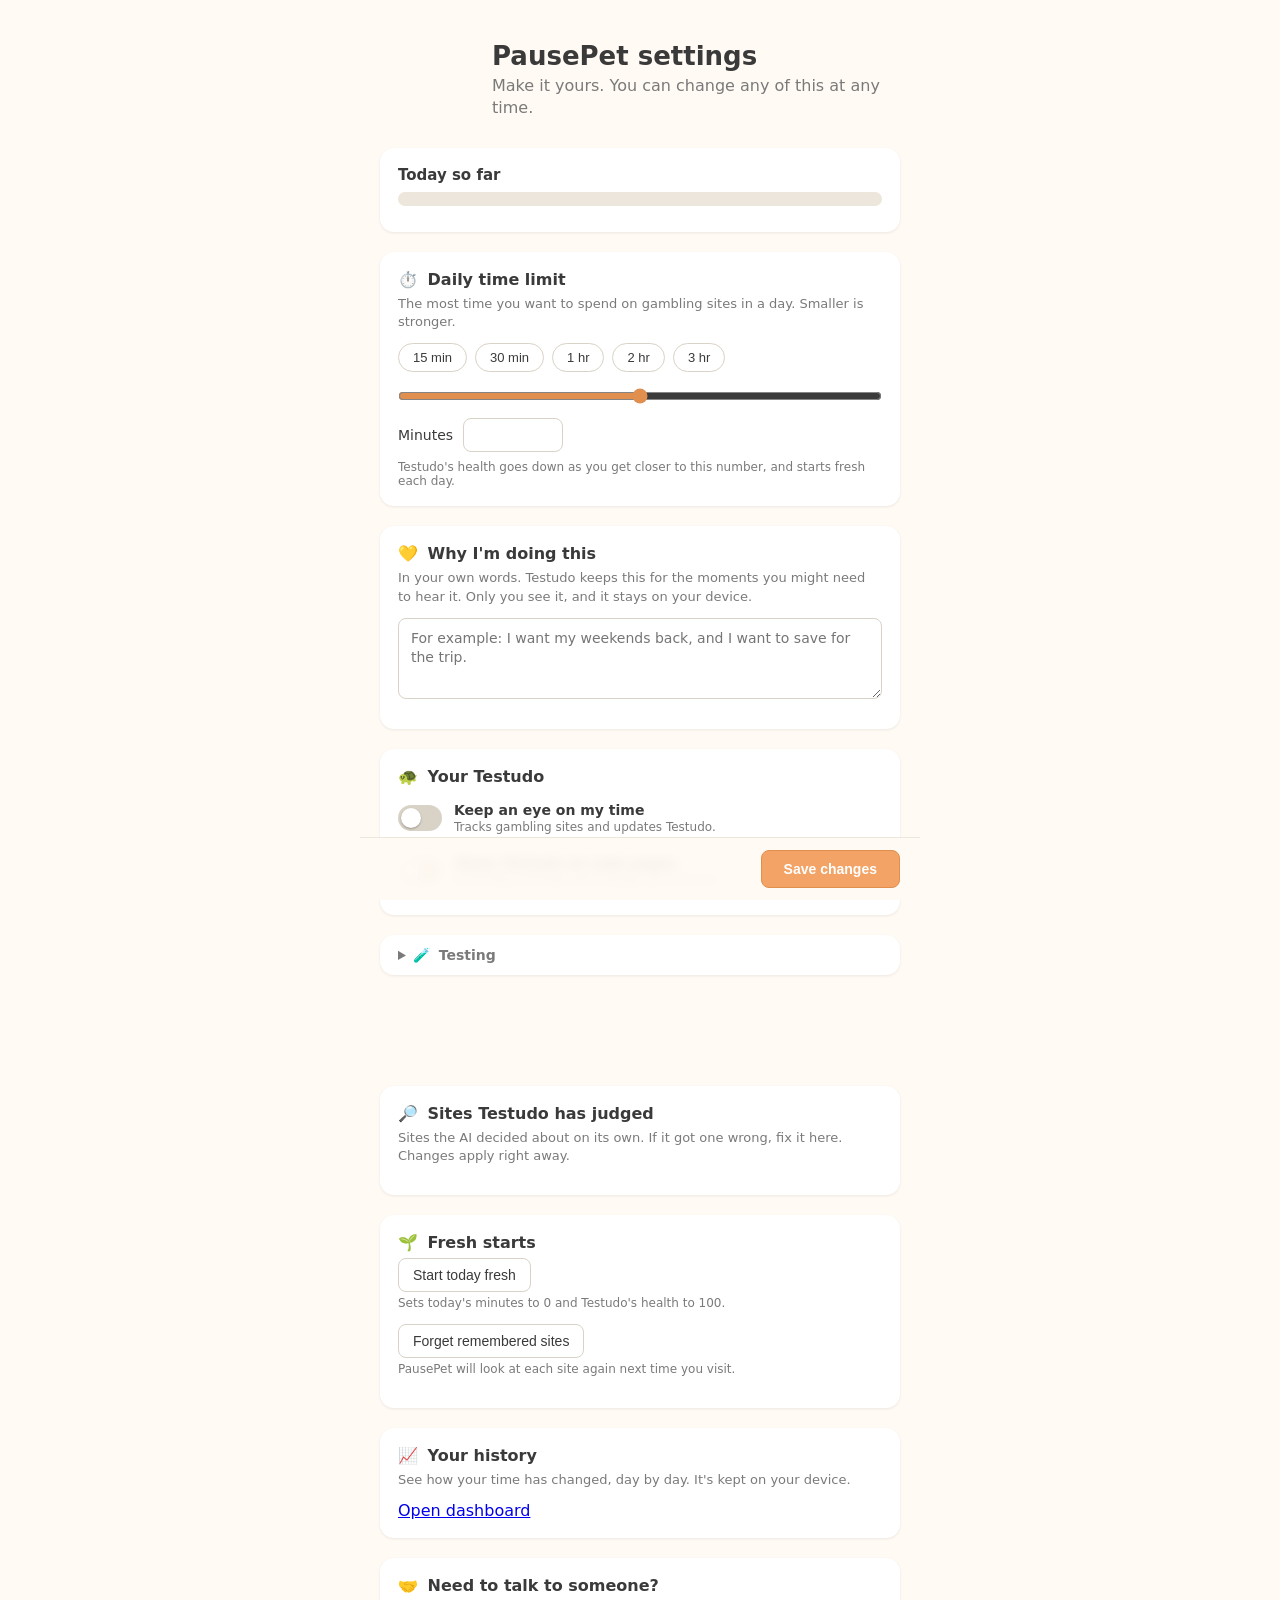
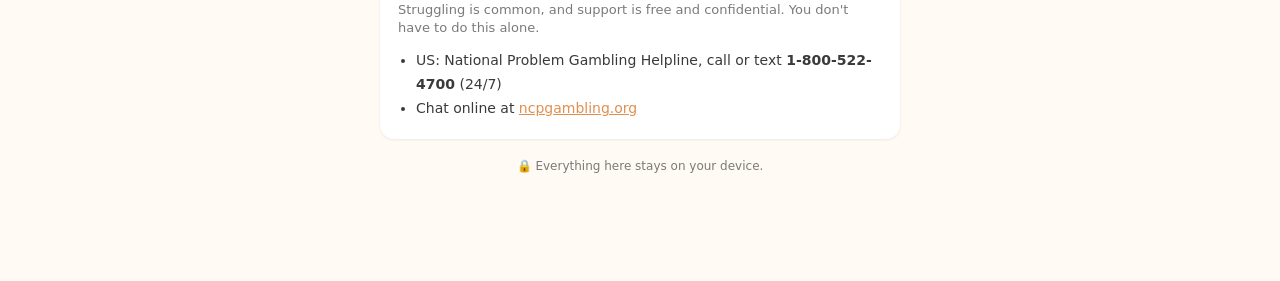
<file: options.html>
<!DOCTYPE html>
<html lang="en">
<head>
  <meta charset="utf-8" />
  <meta name="viewport" content="width=device-width, initial-scale=1" />
  <title>PausePet Settings</title>
  <link rel="stylesheet" href="options.css" />
</head>
<body>
  <main>
    <header class="hero">
      <div id="heroPet" class="hero-pet"></div>
      <div class="hero-text">
        <h1>PausePet settings</h1>
        <p id="heroMessage" class="lead">Make it yours. You can change any of this at any time.</p>
      </div>
    </header>

    <section class="today" aria-label="Today so far">
      <div class="today-top">
        <span class="today-title">Today so far <span id="demoBadge" class="demo-badge" hidden>DEMO</span></span>
        <span id="todayText" class="today-num"></span>
      </div>
      <div class="bar" role="progressbar" aria-label="Testudo's health" aria-valuemin="0" aria-valuemax="100">
        <div id="todayFill" class="fill"></div>
      </div>
      <p id="todayHint" class="hint"></p>
    </section>

    <form id="form">
      <section>
        <h2><span class="ico" aria-hidden="true">⏱️</span> Daily time limit</h2>
        <p class="sub">The most time you want to spend on gambling sites in a day. Smaller is stronger.</p>

        <div class="presets" role="group" aria-label="Quick picks">
          <button type="button" class="chip" data-minutes="15">15 min</button>
          <button type="button" class="chip" data-minutes="30">30 min</button>
          <button type="button" class="chip" data-minutes="60">1 hr</button>
          <button type="button" class="chip" data-minutes="120">2 hr</button>
          <button type="button" class="chip" data-minutes="180">3 hr</button>
        </div>

        <input id="budgetRange" class="range" type="range" min="10" max="360" step="5" aria-label="Daily limit slider" />

        <div class="row">
          <label for="budget" class="inline">Minutes</label>
          <input id="budget" type="number" min="10" max="1440" step="5" required />
          <span id="budgetHint" class="hint"></span>
        </div>

        <p id="limitNudge" class="nudge" hidden></p>
        <p class="hint">Testudo's health goes down as you get closer to this number, and starts fresh each day.</p>
      </section>

      <section>
        <h2><span class="ico" aria-hidden="true">💛</span> Why I'm doing this</h2>
        <p class="sub">In your own words. Testudo keeps this for the moments you might need to hear it. Only you see it, and it stays on your device.</p>
        <label for="reason" class="sr-only">Your reason</label>
        <textarea id="reason" rows="3" maxlength="280" placeholder="For example: I want my weekends back, and I want to save for the trip."></textarea>
        <p id="reasonCount" class="hint"></p>
      </section>

      <section>
        <h2><span class="ico" aria-hidden="true">🐢</span> Your Testudo</h2>
        <label class="switch">
          <input id="enabled" type="checkbox" />
          <span class="track" aria-hidden="true"></span>
          <span class="switch-text"><strong>Keep an eye on my time</strong><small>Tracks gambling sites and updates Testudo.</small></span>
        </label>
        <label class="switch">
          <input id="showPet" type="checkbox" />
          <span class="track" aria-hidden="true"></span>
          <span class="switch-text"><strong>Show Testudo on web pages</strong><small>A friendly reminder that follows you around.</small></span>
        </label>
      </section>

      <section class="dev">
        <details>
          <summary><span class="ico" aria-hidden="true">🧪</span> Testing</summary>
          <label class="switch">
            <input id="demoMode" type="checkbox" />
            <span class="track" aria-hidden="true"></span>
            <span class="switch-text"><strong id="demoLabel">Demo mode</strong></span>
          </label>
        </details>
      </section>

      <div class="actions">
        <span id="status" class="status" role="status" aria-live="polite"></span>
        <button type="submit" class="primary">Save changes</button>
      </div>
    </form>

    <section class="sites">
      <h2><span class="ico" aria-hidden="true">🔎</span> Sites Testudo has judged</h2>
      <p class="sub">Sites the AI decided about on its own. If it got one wrong, fix it here. Changes apply right away.</p>
      <ul id="siteList" class="site-list"></ul>
      <p id="siteEmpty" class="hint" hidden>Nothing here yet. Sites show up after Testudo has looked at them.</p>
    </section>

    <section class="tools">
      <h2><span class="ico" aria-hidden="true">🌱</span> Fresh starts</h2>
      <div class="tool">
        <button type="button" id="resetToday">Start today fresh</button>
        <span class="hint">Sets today's minutes to 0 and Testudo's health to 100.</span>
      </div>
      <div class="tool">
        <button type="button" id="clearCache">Forget remembered sites</button>
        <span class="hint">PausePet will look at each site again next time you visit.</span>
      </div>
    </section>

    <section class="history">
      <h2><span class="ico" aria-hidden="true">📈</span> Your history</h2>
      <p class="sub">See how your time has changed, day by day. It's kept on your device.</p>
      <a id="openDashboard" target="_blank" rel="noopener">Open dashboard</a>
    </section>

    <section class="help">
      <h2><span class="ico" aria-hidden="true">🤝</span> Need to talk to someone?</h2>
      <p class="sub">Struggling is common, and support is free and confidential. You don't have to do this alone.</p>
      <ul>
        <li>US: National Problem Gambling Helpline, call or text <strong>1-800-522-4700</strong> (24/7)</li>
        <li>Chat online at <a href="https://www.ncpgambling.org/help-treatment/chat/" target="_blank" rel="noopener">ncpgambling.org</a></li>
      </ul>
    </section>

    <p class="privacy">🔒 Everything here stays on your device.</p>
  </main>
  <script src="pet.js"></script>
  <script type="module" src="options.js"></script>
</body>
</html>
</file>
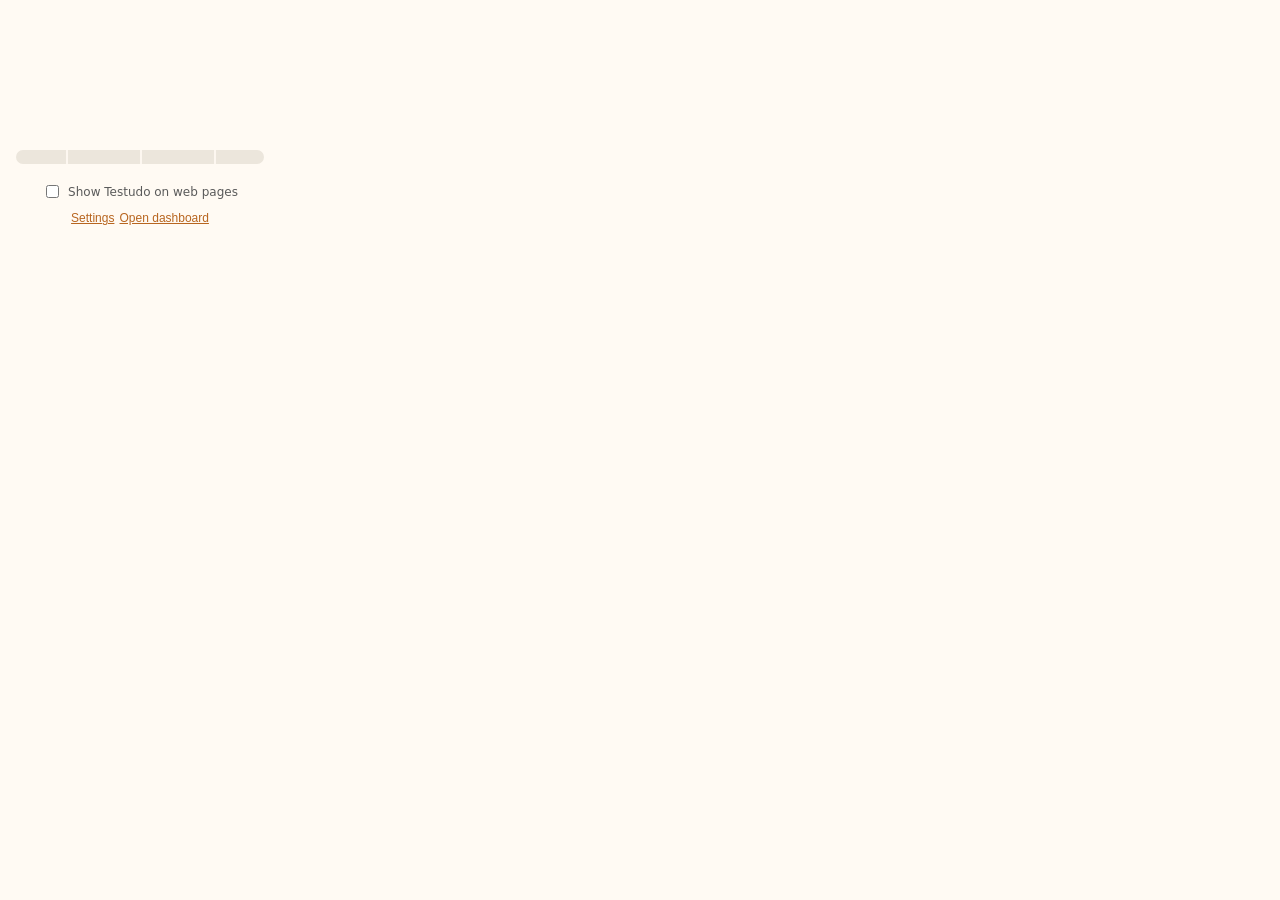
<file: popup.html>
<!DOCTYPE html>
<html lang="en">
<head>
  <meta charset="utf-8" />
  <title>PausePet</title>
  <link rel="stylesheet" href="popup.css" />
</head>
<body>
  <main>
    <p id="demoTag" class="demo-tag" hidden></p>
    <div id="pet" class="pet"></div>
    <p id="message" class="message"></p>

    <div class="bar" aria-label="Pet health">
      <div id="fill" class="fill"></div>
      <span class="mark" style="left: 20%"></span>
      <span class="mark" style="left: 50%"></span>
      <span class="mark" style="left: 80%"></span>
    </div>
    <div class="bar-labels">
      <span id="healthText"></span>
      <span id="stageLabel"></span>
    </div>

    <p id="today" class="small"></p>

    <label class="toggle">
      <input type="checkbox" id="showPet" />
      Show Testudo on web pages
    </label>

    <button id="openSettings" class="link" type="button">Settings</button>
    <button id="openDashboard" class="link" type="button">Open dashboard</button>
  </main>
  <script src="pet.js"></script>
  <script type="module" src="popup.js"></script>
</body>
</html>
</file>
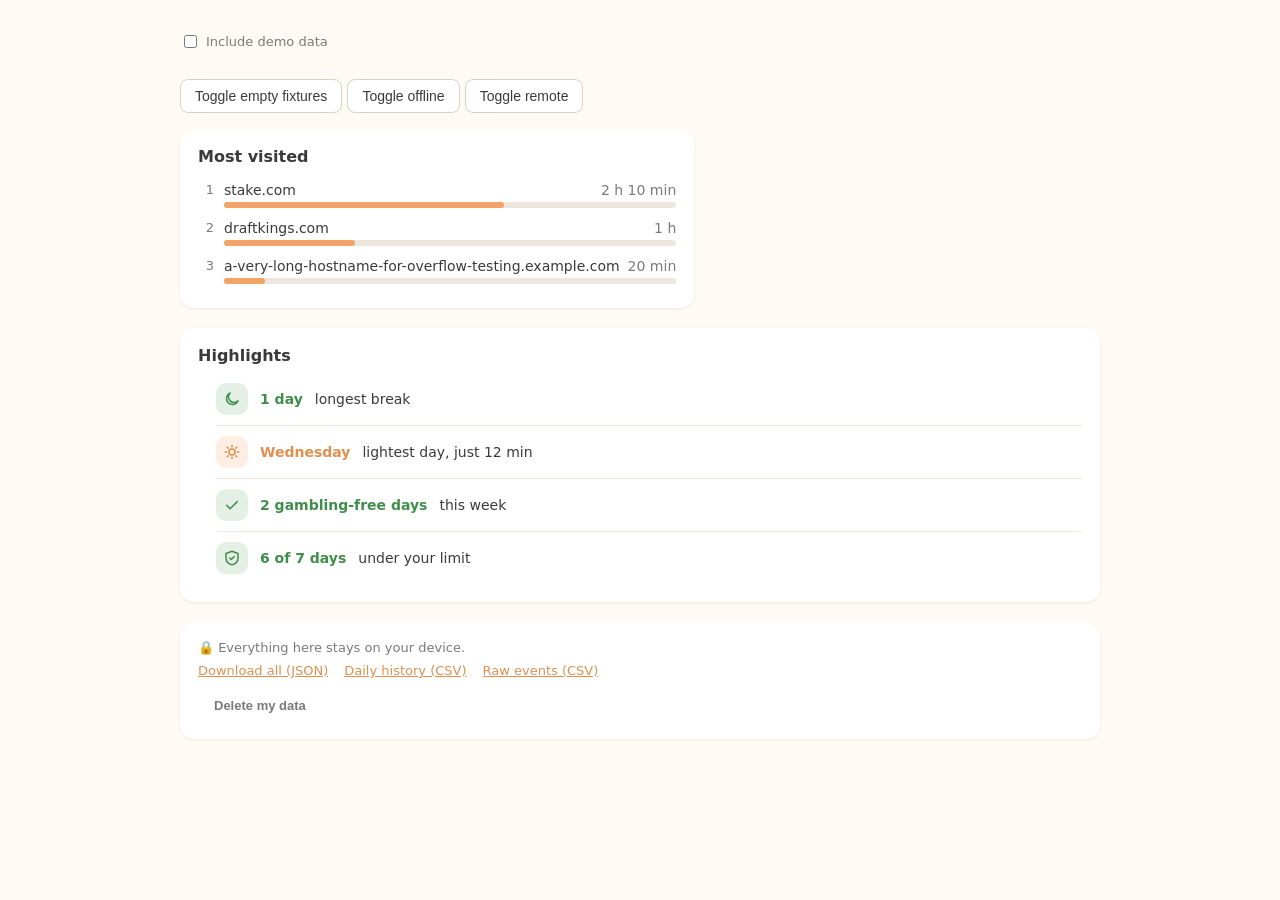
<file: dashboard/dev-cards.html>
<!DOCTYPE html>
<html lang="en">
<head>
  <meta charset="utf-8">
  <meta name="viewport" content="width=device-width, initial-scale=1">
  <title>Cards dev page</title>
  <link rel="stylesheet" href="../extension/options.css">
  <link rel="stylesheet" href="cards.css">
  <style>main { max-width: 960px; } .two { display: grid; grid-template-columns: 1fr 1fr; gap: 20px; } @media (max-width: 640px) { .two { grid-template-columns: 1fr; } }</style>
</head>
<body>
  <main>
    <div id="banner" hidden></div>
    <div id="demo-toggle" hidden></div>
    <div id="empty" hidden></div>
    <p><button id="flipEmpty">Toggle empty fixtures</button> <button id="flipOffline">Toggle offline</button> <button id="flipRemote">Toggle remote</button></p>
    <div class="two">
      <section id="sites"></section>
    </div>
    <section id="highlights"></section>
    <section id="footer"></section>
  </main>
  <script type="module">
    import { renderSites } from "./sites.js";
    import { renderHighlights } from "./highlights.js";
    import { renderFooter } from "./footer.js";
    import { setOfflineBanner, renderEmpty, clearEmpty, startOfflinePoll, startAutoRefresh, renderDemoToggle } from "./states.js";

    const $ = (id) => document.getElementById(id);
    const full = {
      sites: { total_minutes: 210, sites: [
        { hostname: "stake.com", minutes: 130, share: 0.62, sessions: 4, source: "domain" },
        { hostname: "draftkings.com", minutes: 60, share: 0.29, sessions: 2, source: "domain" },
        { hostname: "a-very-long-hostname-for-overflow-testing.example.com", minutes: 20, share: 0.09, sessions: 1, source: "gemma" } ] },
      summary: { range: "week", counted_days: 7, highlights: { longest_break_days: 1, best_day: { date: "2026-10-21", minutes: 12 }, clean_days: 2, under_limit_days: 6 } },
    };
    const empty = {
      sites: { total_minutes: 0, sites: [] },
      summary: { range: "month", counted_days: 0, highlights: { longest_break_days: 0, best_day: null, clean_days: 0, under_limit_days: 0 } },
    };
    let isEmpty = false, offline = false, remote = false;
    function draw() {
      const f = isEmpty ? empty : full;
      renderSites($("sites"), f.sites, { range: f.summary.range });
      renderHighlights($("highlights"), f.summary);
      renderFooter($("footer"), { deployment: remote ? "remote" : "local" }, { onDelete: async () => { console.log("delete"); } });
      isEmpty ? renderEmpty($("empty")) : clearEmpty($("empty"));
      setOfflineBanner($("banner"), offline);
    }
    $("flipEmpty").onclick = () => { isEmpty = !isEmpty; draw(); };
    $("flipOffline").onclick = () => { offline = !offline; draw(); };
    $("flipRemote").onclick = () => { remote = !remote; draw(); };
    renderDemoToggle($("demo-toggle"), true, (on) => console.log("include demo", on));
    startOfflinePoll(async () => true, () => console.log("back online"));
    startAutoRefresh(async () => console.log("refresh"), 60000);
    draw();
  </script>
</body>
</html>
</file>
<file: options.css>
:root {
  --bg: #fffaf3;
  --card: #fff;
  --text: #3a3a3a;
  --muted: #7a7a7a;
  --line: #d9d2c6;
  --track: #ece6dc;
  --accent: #f2a365;
  --accent-dark: #e08f4f;
  --good: #3f8f4a;
  --warn-bg: #fff3e0;
  --warn-text: #8a4b0f;
  --shadow: 0 1px 3px rgba(0, 0, 0, 0.08);
}

@media (prefers-color-scheme: dark) {
  :root {
    --bg: #1d1b18;
    --card: #28251f;
    --text: #ece7de;
    --muted: #a39d92;
    --line: #4a443a;
    --track: #3a352c;
    --good: #6cc277;
    --warn-bg: #3a2c19;
    --warn-text: #f2c48d;
    --shadow: 0 1px 3px rgba(0, 0, 0, 0.5);
  }
}

* { box-sizing: border-box; }

body {
  margin: 0;
  font-family: -apple-system, system-ui, sans-serif;
  background: var(--bg);
  color: var(--text);
}

main {
  max-width: 560px;
  margin: 0 auto;
  padding: 32px 20px 96px;
}

h1 { margin: 0 0 4px; font-size: 26px; }
h2 { margin: 0 0 6px; font-size: 16px; }

.ico { margin-right: 4px; }

.lead { margin: 0; color: var(--muted); line-height: 1.4; }
.sub { margin: 0 0 12px; font-size: 13px; color: var(--muted); line-height: 1.4; }

/* Hero */
.hero {
  display: flex;
  align-items: center;
  gap: 16px;
  margin-bottom: 20px;
}

.hero-pet {
  flex: none;
  width: 96px;
  height: 96px;
  animation: bob 2.4s ease-in-out infinite;
}

.hero-pet.asleep { animation-duration: 4s; }
.hero-pet svg { width: 100%; height: 100%; }

@keyframes bob {
  0%, 100% { transform: translateY(0); }
  50% { transform: translateY(-4px); }
}

/* Cards */
section {
  margin-bottom: 20px;
  padding: 18px;
  border-radius: 14px;
  background: var(--card);
  box-shadow: var(--shadow);
}

label { display: block; margin-bottom: 6px; font-size: 14px; }
label.inline { display: inline; margin: 0; }

/* Today card */
.today-top {
  display: flex;
  justify-content: space-between;
  align-items: baseline;
  margin-bottom: 8px;
}

.today-title { font-weight: 600; font-size: 15px; }
.today-num { font-size: 13px; color: var(--muted); }

.bar {
  height: 14px;
  border-radius: 7px;
  background: var(--track);
  overflow: hidden;
}

.fill {
  height: 100%;
  width: 100%;
  border-radius: 7px;
  transition: width 0.4s ease, background 0.4s ease;
}

/* Inputs */
.row { display: flex; align-items: center; gap: 10px; }

input[type="number"] {
  width: 100px;
  padding: 8px 10px;
  border: 1px solid var(--line);
  border-radius: 8px;
  background: var(--card);
  color: inherit;
  font-size: 14px;
}

textarea {
  width: 100%;
  padding: 10px 12px;
  border: 1px solid var(--line);
  border-radius: 8px;
  background: var(--card);
  color: inherit;
  font: inherit;
  font-size: 14px;
  line-height: 1.4;
  resize: vertical;
}

.sr-only {
  position: absolute;
  width: 1px;
  height: 1px;
  overflow: hidden;
  clip: rect(0 0 0 0);
  white-space: nowrap;
}

input:focus-visible,
textarea:focus-visible,
button:focus-visible,
.switch input:focus-visible + .track,
summary:focus-visible {
  outline: 3px solid color-mix(in srgb, var(--accent) 55%, transparent);
  outline-offset: 2px;
}

.hint { margin: 8px 0 0; font-size: 12px; color: var(--muted); }
.row .hint { margin: 0; }

/* Range slider */
.range {
  width: 100%;
  margin: 4px 0 14px;
  accent-color: var(--accent-dark);
}

/* Chips */
.presets { display: flex; flex-wrap: wrap; gap: 8px; }
.presets { margin-bottom: 12px; }

.chip {
  padding: 6px 14px;
  border-radius: 999px;
  font-size: 13px;
}

.chip[aria-pressed="true"] {
  border-color: var(--accent-dark);
  background: var(--accent);
  color: #fff;
  font-weight: 600;
}

/* Nudge shown when the limit is raised */
.nudge {
  margin: 12px 0 0;
  padding: 10px 12px;
  border-radius: 10px;
  background: var(--warn-bg);
  color: var(--warn-text);
  font-size: 13px;
  line-height: 1.4;
}

/* Toggle switches */
.switch {
  display: flex;
  align-items: center;
  gap: 12px;
  margin: 0;
  padding: 10px 0;
  cursor: pointer;
}

.switch + .switch { border-top: 1px solid var(--track); }

.switch input {
  position: absolute;
  opacity: 0;
  width: 1px;
  height: 1px;
}

.track {
  position: relative;
  flex: none;
  width: 44px;
  height: 26px;
  border-radius: 13px;
  background: var(--line);
  transition: background 0.2s;
}

.track::after {
  content: "";
  position: absolute;
  top: 3px;
  left: 3px;
  width: 20px;
  height: 20px;
  border-radius: 50%;
  background: #fff;
  box-shadow: 0 1px 2px rgba(0, 0, 0, 0.3);
  transition: transform 0.2s;
}

.switch input:checked + .track { background: var(--good); }
.switch input:checked + .track::after { transform: translateX(18px); }

.switch-text { display: flex; flex-direction: column; gap: 2px; font-size: 14px; }
.switch-text small { font-size: 12px; color: var(--muted); }

/* Testing */
.dev { padding: 12px 18px; }
.dev summary { cursor: pointer; font-weight: 600; font-size: 14px; color: var(--muted); }

/* Buttons */
button {
  padding: 8px 14px;
  border: 1px solid var(--line);
  border-radius: 8px;
  background: var(--card);
  color: inherit;
  font-size: 14px;
  cursor: pointer;
  transition: background 0.15s, transform 0.05s;
}

button:hover { background: var(--track); }
button:active { transform: translateY(1px); }

button.primary {
  padding: 10px 22px;
  border-color: var(--accent-dark);
  background: var(--accent);
  color: #fff;
  font-weight: 600;
}

button.primary:hover { background: var(--accent-dark); }

/* Sticky save bar */
.actions {
  position: sticky;
  bottom: 0;
  z-index: 1;
  display: flex;
  justify-content: flex-end;
  align-items: center;
  gap: 14px;
  margin: 0 -20px 28px;
  padding: 12px 20px;
  background: color-mix(in srgb, var(--bg) 92%, transparent);
  backdrop-filter: blur(6px);
  border-top: 1px solid var(--track);
}

.status { font-size: 13px; color: var(--good); }

.tool {
  display: flex;
  flex-direction: column;
  align-items: flex-start;
  gap: 4px;
  margin-bottom: 14px;
}

.tool .hint { margin: 0; }

/* Help */
.help ul { margin: 0; padding-left: 18px; font-size: 14px; line-height: 1.7; }
.help a { color: var(--accent-dark); }

.privacy { text-align: center; font-size: 12px; color: var(--muted); }

@media (prefers-reduced-motion: reduce) {
  .hero-pet { animation: none; }
  .fill, .track, .track::after { transition: none; }
}

.demo-badge {
  margin-left: 6px;
  padding: 2px 6px;
  border-radius: 4px;
  background: #3a3a3a;
  color: #ffd520;
  font-size: 10px;
  font-weight: 700;
  letter-spacing: 0.04em;
  vertical-align: middle;
}

.demo-badge[hidden] { display: none; }

/* Judged sites */
.site-list { margin: 0; padding: 0; list-style: none; }

.site-list li {
  display: flex;
  align-items: center;
  gap: 10px;
  padding: 10px 0;
}

.site-list li + li { border-top: 1px solid var(--track); }

.site-name { flex: 1; min-width: 0; overflow-wrap: anywhere; font-size: 14px; }

.site-tag {
  flex: none;
  padding: 2px 8px;
  border-radius: 999px;
  background: var(--track);
  font-size: 12px;
  color: var(--muted);
}

.site-tag.gambling { background: var(--warn-bg); color: var(--warn-text); }

.site-list button { flex: none; padding: 6px 10px; font-size: 13px; }
</file>
<file: popup.css>
body {
  width: 280px;
  margin: 0;
  font-family: -apple-system, system-ui, sans-serif;
  background: #fffaf3;
  color: #3a3a3a;
}

main {
  padding: 16px;
  text-align: center;
}

.pet {
  width: 120px;
  height: 120px;
  margin: 0 auto 8px;
  animation: bob 2.4s ease-in-out infinite;
}

.pet.asleep {
  animation-duration: 4s;
}

.pet svg {
  width: 100%;
  height: 100%;
}

@keyframes bob {
  0%, 100% { transform: translateY(0); }
  50% { transform: translateY(-4px); }
}

@media (prefers-reduced-motion: reduce) {
  .pet { animation: none; }
}

.message {
  margin: 0 0 14px;
  font-size: 14px;
  line-height: 1.4;
}

.bar {
  position: relative;
  height: 14px;
  border-radius: 7px;
  background: #ece6dc;
  overflow: hidden;
}

.fill {
  height: 100%;
  width: 100%;
  border-radius: 7px;
  transition: width 0.4s ease, background 0.4s ease;
}

.mark {
  position: absolute;
  top: 0;
  bottom: 0;
  width: 2px;
  background: rgba(255, 250, 243, 0.9);
}

.bar-labels {
  display: flex;
  justify-content: space-between;
  margin-top: 6px;
  font-size: 12px;
  font-weight: 600;
}

.small {
  margin: 12px 0 0;
  font-size: 12px;
  color: #7a7a7a;
}

.link {
  margin-top: 10px;
  padding: 0;
  border: 0;
  background: none;
  font-size: 12px;
  color: #b8651f;
  text-decoration: underline;
  cursor: pointer;
}

.toggle {
  display: flex;
  align-items: center;
  justify-content: center;
  gap: 6px;
  margin-top: 12px;
  font-size: 12px;
  color: #5a5a5a;
  cursor: pointer;
}

.demo-tag {
  margin: 0 0 10px;
  padding: 4px 8px;
  border-radius: 6px;
  background: #3a3a3a;
  color: #ffd520;
  font-size: 11px;
  font-weight: 700;
  letter-spacing: 0.02em;
}

.demo-tag[hidden] { display: none; }
</file>
<file: extension/options.css>
:root {
  --bg: #fffaf3;
  --card: #fff;
  --text: #3a3a3a;
  --muted: #7a7a7a;
  --line: #d9d2c6;
  --track: #ece6dc;
  --accent: #f2a365;
  --accent-dark: #e08f4f;
  --good: #3f8f4a;
  --warn-bg: #fff3e0;
  --warn-text: #8a4b0f;
  --shadow: 0 1px 3px rgba(0, 0, 0, 0.08);
}

@media (prefers-color-scheme: dark) {
  :root {
    --bg: #1d1b18;
    --card: #28251f;
    --text: #ece7de;
    --muted: #a39d92;
    --line: #4a443a;
    --track: #3a352c;
    --good: #6cc277;
    --warn-bg: #3a2c19;
    --warn-text: #f2c48d;
    --shadow: 0 1px 3px rgba(0, 0, 0, 0.5);
  }
}

* { box-sizing: border-box; }

body {
  margin: 0;
  font-family: -apple-system, system-ui, sans-serif;
  background: var(--bg);
  color: var(--text);
}

main {
  max-width: 560px;
  margin: 0 auto;
  padding: 32px 20px 96px;
}

h1 { margin: 0 0 4px; font-size: 26px; }
h2 { margin: 0 0 6px; font-size: 16px; }

.ico { margin-right: 4px; }

.lead { margin: 0; color: var(--muted); line-height: 1.4; }
.sub { margin: 0 0 12px; font-size: 13px; color: var(--muted); line-height: 1.4; }

/* Hero */
.hero {
  display: flex;
  align-items: center;
  gap: 16px;
  margin-bottom: 20px;
}

.hero-pet {
  flex: none;
  width: 96px;
  height: 96px;
  animation: bob 2.4s ease-in-out infinite;
}

.hero-pet.asleep { animation-duration: 4s; }
.hero-pet svg { width: 100%; height: 100%; }

@keyframes bob {
  0%, 100% { transform: translateY(0); }
  50% { transform: translateY(-4px); }
}

/* Cards */
section {
  margin-bottom: 20px;
  padding: 18px;
  border-radius: 14px;
  background: var(--card);
  box-shadow: var(--shadow);
}

label { display: block; margin-bottom: 6px; font-size: 14px; }
label.inline { display: inline; margin: 0; }

/* Today card */
.today-top {
  display: flex;
  justify-content: space-between;
  align-items: baseline;
  margin-bottom: 8px;
}

.today-title { font-weight: 600; font-size: 15px; }
.today-num { font-size: 13px; color: var(--muted); }

.bar {
  height: 14px;
  border-radius: 7px;
  background: var(--track);
  overflow: hidden;
}

.fill {
  height: 100%;
  width: 100%;
  border-radius: 7px;
  transition: width 0.4s ease, background 0.4s ease;
}

/* Inputs */
.row { display: flex; align-items: center; gap: 10px; }

input[type="number"] {
  width: 100px;
  padding: 8px 10px;
  border: 1px solid var(--line);
  border-radius: 8px;
  background: var(--card);
  color: inherit;
  font-size: 14px;
}

textarea {
  width: 100%;
  padding: 10px 12px;
  border: 1px solid var(--line);
  border-radius: 8px;
  background: var(--card);
  color: inherit;
  font: inherit;
  font-size: 14px;
  line-height: 1.4;
  resize: vertical;
}

.sr-only {
  position: absolute;
  width: 1px;
  height: 1px;
  overflow: hidden;
  clip: rect(0 0 0 0);
  white-space: nowrap;
}

input:focus-visible,
textarea:focus-visible,
button:focus-visible,
.switch input:focus-visible + .track,
summary:focus-visible {
  outline: 3px solid color-mix(in srgb, var(--accent) 55%, transparent);
  outline-offset: 2px;
}

.hint { margin: 8px 0 0; font-size: 12px; color: var(--muted); }
.row .hint { margin: 0; }

/* Range slider */
.range {
  width: 100%;
  margin: 4px 0 14px;
  accent-color: var(--accent-dark);
}

/* Chips */
.presets { display: flex; flex-wrap: wrap; gap: 8px; }
.presets { margin-bottom: 12px; }

.chip {
  padding: 6px 14px;
  border-radius: 999px;
  font-size: 13px;
}

.chip[aria-pressed="true"] {
  border-color: var(--accent-dark);
  background: var(--accent);
  color: #fff;
  font-weight: 600;
}

/* Nudge shown when the limit is raised */
.nudge {
  margin: 12px 0 0;
  padding: 10px 12px;
  border-radius: 10px;
  background: var(--warn-bg);
  color: var(--warn-text);
  font-size: 13px;
  line-height: 1.4;
}

/* Toggle switches */
.switch {
  display: flex;
  align-items: center;
  gap: 12px;
  margin: 0;
  padding: 10px 0;
  cursor: pointer;
}

.switch + .switch { border-top: 1px solid var(--track); }

.switch input {
  position: absolute;
  opacity: 0;
  width: 1px;
  height: 1px;
}

.track {
  position: relative;
  flex: none;
  width: 44px;
  height: 26px;
  border-radius: 13px;
  background: var(--line);
  transition: background 0.2s;
}

.track::after {
  content: "";
  position: absolute;
  top: 3px;
  left: 3px;
  width: 20px;
  height: 20px;
  border-radius: 50%;
  background: #fff;
  box-shadow: 0 1px 2px rgba(0, 0, 0, 0.3);
  transition: transform 0.2s;
}

.switch input:checked + .track { background: var(--good); }
.switch input:checked + .track::after { transform: translateX(18px); }

.switch-text { display: flex; flex-direction: column; gap: 2px; font-size: 14px; }
.switch-text small { font-size: 12px; color: var(--muted); }

/* Testing */
.dev { padding: 12px 18px; }
.dev summary { cursor: pointer; font-weight: 600; font-size: 14px; color: var(--muted); }

/* Buttons */
button {
  padding: 8px 14px;
  border: 1px solid var(--line);
  border-radius: 8px;
  background: var(--card);
  color: inherit;
  font-size: 14px;
  cursor: pointer;
  transition: background 0.15s, transform 0.05s;
}

button:hover { background: var(--track); }
button:active { transform: translateY(1px); }

button.primary {
  padding: 10px 22px;
  border-color: var(--accent-dark);
  background: var(--accent);
  color: #fff;
  font-weight: 600;
}

button.primary:hover { background: var(--accent-dark); }

/* Sticky save bar */
.actions {
  position: sticky;
  bottom: 0;
  z-index: 1;
  display: flex;
  justify-content: flex-end;
  align-items: center;
  gap: 14px;
  margin: 0 -20px 28px;
  padding: 12px 20px;
  background: color-mix(in srgb, var(--bg) 92%, transparent);
  backdrop-filter: blur(6px);
  border-top: 1px solid var(--track);
}

.status { font-size: 13px; color: var(--good); }

.tool {
  display: flex;
  flex-direction: column;
  align-items: flex-start;
  gap: 4px;
  margin-bottom: 14px;
}

.tool .hint { margin: 0; }

/* Help */
.help ul { margin: 0; padding-left: 18px; font-size: 14px; line-height: 1.7; }
.help a { color: var(--accent-dark); }

.privacy { text-align: center; font-size: 12px; color: var(--muted); }

@media (prefers-reduced-motion: reduce) {
  .hero-pet { animation: none; }
  .fill, .track, .track::after { transition: none; }
}

.demo-badge {
  margin-left: 6px;
  padding: 2px 6px;
  border-radius: 4px;
  background: #3a3a3a;
  color: #ffd520;
  font-size: 10px;
  font-weight: 700;
  letter-spacing: 0.04em;
  vertical-align: middle;
}

.demo-badge[hidden] { display: none; }

/* Judged sites */
.site-list { margin: 0; padding: 0; list-style: none; }

.site-list li {
  display: flex;
  align-items: center;
  gap: 10px;
  padding: 10px 0;
}

.site-list li + li { border-top: 1px solid var(--track); }

.site-name { flex: 1; min-width: 0; overflow-wrap: anywhere; font-size: 14px; }

.site-tag {
  flex: none;
  padding: 2px 8px;
  border-radius: 999px;
  background: var(--track);
  font-size: 12px;
  color: var(--muted);
}

.site-tag.gambling { background: var(--warn-bg); color: var(--warn-text); }

.site-list button { flex: none; padding: 6px 10px; font-size: 13px; }
</file>
<file: dashboard/cards.css>
/* Session E cards. Tokens come from options.css / dashboard.css :root. */

.card-empty,
.card-note {
  margin: 8px 0 0;
  font-size: 13px;
  line-height: 1.4;
  color: var(--muted);
}

/* Banner */
#banner.banner {
  margin: 0 0 16px;
  padding: 12px 16px;
  border-radius: 12px;
  background: var(--warn-bg);
  color: var(--warn-text);
  font-size: 14px;
  line-height: 1.4;
}
#banner code { font-family: ui-monospace, Menlo, monospace; font-size: 13px; }

/* Empty state */
#empty.empty-card {
  margin-bottom: 20px;
  padding: 18px;
  border-radius: 14px;
  background: var(--card);
  color: var(--text);
  line-height: 1.4;
}

/* Demo toggle */
.demo-toggle {
  display: inline-flex;
  align-items: center;
  gap: 6px;
  margin: 0 0 12px;
  font-size: 13px;
  color: var(--muted);
  cursor: pointer;
}
.demo-toggle input { accent-color: var(--accent-dark); }

/* Most visited */
.sites-list { margin: 10px 0 0; padding: 0; list-style: none; }
.site-row { display: flex; align-items: flex-start; gap: 10px; padding: 6px 0; }
.site-rank { width: 16px; font-size: 13px; color: var(--muted); text-align: right; }
.site-main { flex: 1; min-width: 0; }
.site-line { display: flex; justify-content: space-between; gap: 8px; font-size: 14px; }
.site-host { overflow: hidden; text-overflow: ellipsis; white-space: nowrap; }
.site-min { color: var(--muted); white-space: nowrap; }
.site-track { display: block; height: 6px; margin-top: 4px; border-radius: 3px; background: var(--track); }
.site-bar { display: block; height: 100%; border-radius: 3px; background: var(--accent); }

/* Highlights */
.highlights-list { margin: 8px 0 0; padding-left: 18px; font-size: 14px; line-height: 1.6; }

/* Footer */
#footer { font-size: 13px; color: var(--muted); }
.footer-privacy { margin: 0 0 8px; }
.footer-links { display: flex; flex-wrap: wrap; gap: 6px 16px; margin: 0 0 12px; }
.footer-links a { color: var(--accent-dark); }
#footer a:focus-visible,
.demo-toggle input:focus-visible {
  outline: 3px solid color-mix(in srgb, var(--accent) 55%, transparent);
  outline-offset: 2px;
}

.mode-switch { margin: 0 0 16px; }

/* White cards under the chart */
#cards { margin-bottom: 20px; }
#cards .two-col { margin-top: 20px; gap: 20px; align-items: start; }
.card {
  padding: 20px;
  border-radius: 16px;
  border: 1px solid var(--track);
  background: var(--card);
}
.card h2 { margin: 0 0 4px; font-size: 16px; }
.card .highlights-list { padding: 0; list-style: none; }
.hl { display: flex; align-items: center; gap: 12px; padding: 10px 0; border-top: 1px solid var(--track); }
.hl:first-child { border-top: 0; }
.hl-icon {
  display: grid; place-items: center; flex: none;
  width: 32px; height: 32px; border-radius: 10px;
  color: var(--good); background: color-mix(in srgb, var(--good) 14%, transparent);
}
.hl-icon.warm { color: var(--accent-dark); background: color-mix(in srgb, var(--accent) 18%, transparent); }
.hl-icon svg { width: 18px; height: 18px; }
.hl strong { color: var(--good); }
.hl.warm strong { color: var(--accent-dark); }

/* Insights: the featured card */
.insights {
  padding: 22px 24px 24px;
  border-radius: 16px;
  border: 2px solid var(--accent);
  background: var(--card);
}
.insights-head { display: flex; align-items: center; gap: 10px 14px; flex-wrap: wrap; margin-bottom: 16px; }
.insights-title { display: flex; align-items: center; gap: 8px; }
.insights-spark { font-size: 22px; }
.insights-head h2 { margin: 0; font-size: 22px; }
.insights-badge {
  padding: 4px 10px;
  border-radius: 999px;
  font-size: 12px;
  font-weight: 600;
  color: var(--accent-dark);
  background: color-mix(in srgb, var(--accent) 16%, var(--card));
}
.insights-refresh {
  margin-left: auto;
  padding: 9px 18px;
  border: 0;
  border-radius: 999px;
  font-size: 14px;
  font-weight: 700;
  color: var(--card);
  background: var(--accent-dark);
  cursor: pointer;
}
.insights-refresh::before { content: "↻ "; }
.insights-refresh:hover { background: var(--accent); }
.insights-list { display: grid; grid-template-columns: repeat(3, 1fr); gap: 14px; margin: 0; padding: 0; list-style: none; }
.insight {
  padding: 16px;
  border-radius: 14px;
  background: var(--card);
  border: 1px solid var(--track);
}
.insight-icon {
  display: grid; place-items: center;
  width: 36px; height: 36px; margin-bottom: 10px;
  border-radius: 10px; font-size: 18px;
  background: color-mix(in srgb, var(--accent) 22%, var(--card));
}
.insight strong { display: block; font-size: 16px; line-height: 1.3; }
.insight p { margin: 6px 0 0; font-size: 15px; line-height: 1.5; color: var(--text); }
.insights-busy p { margin: 0 0 12px; font-size: 15px; color: var(--muted); }
.insights-skeletons { display: grid; grid-template-columns: repeat(3, 1fr); gap: 14px; }
.skeleton { height: 110px; border-radius: 14px; background: var(--track); animation: pulse 1.4s ease-in-out infinite; }
@keyframes pulse { 50% { opacity: 0.45; } }
.insights code { font-family: ui-monospace, Menlo, monospace; font-size: 13px; }
@media (max-width: 760px) {
  .insights-list, .insights-skeletons { grid-template-columns: 1fr; }
  .insights { padding: 18px; }
}
@media (prefers-reduced-motion: reduce) { .skeleton { animation: none; } }

/* Delete: a clear red button; armed (second press) goes solid */
.footer-delete {
  padding: 8px 16px;
  border: 1px solid var(--over);
  border-radius: 999px;
  font-size: 13px;
  font-weight: 600;
  color: var(--over);
  background: color-mix(in srgb, var(--over) 10%, transparent);
  cursor: pointer;
}
.footer-delete:hover { background: color-mix(in srgb, var(--over) 20%, transparent); }
.footer-delete.armed { color: var(--card); background: var(--over); }
</file>
